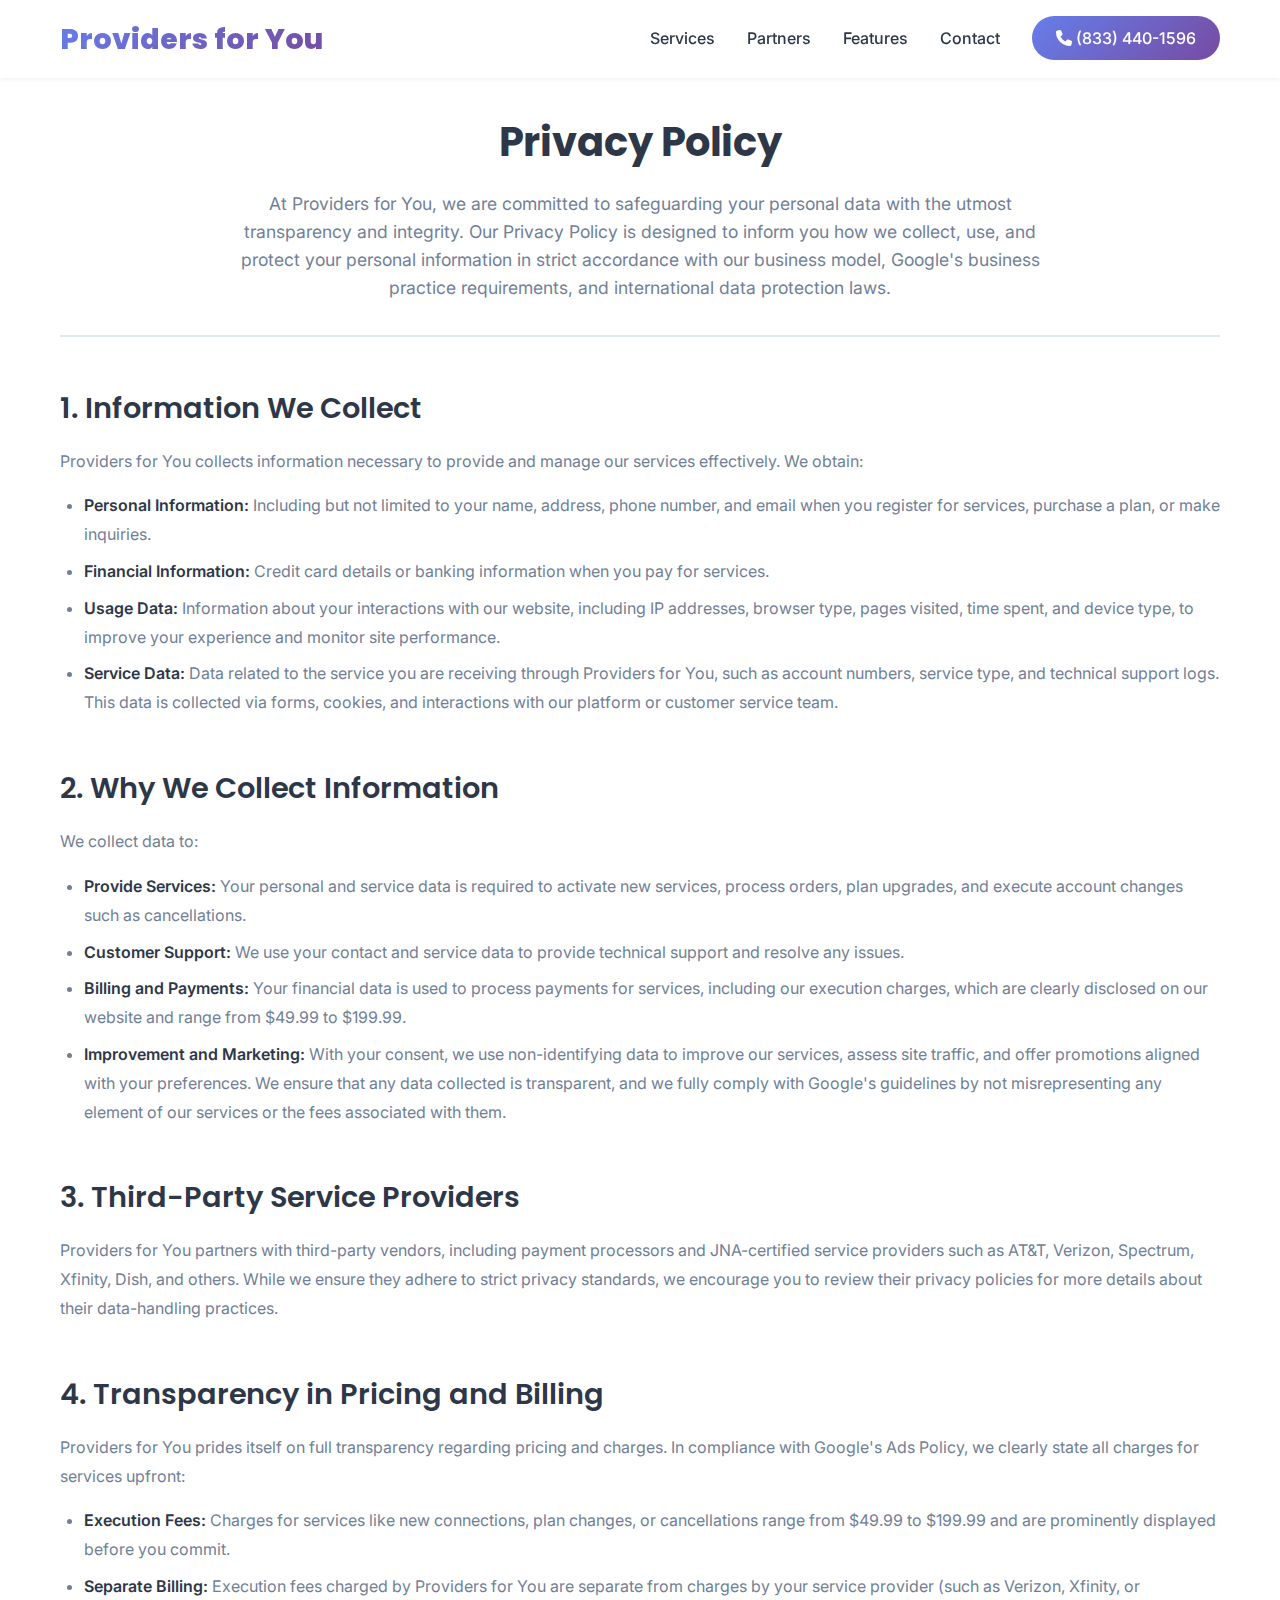
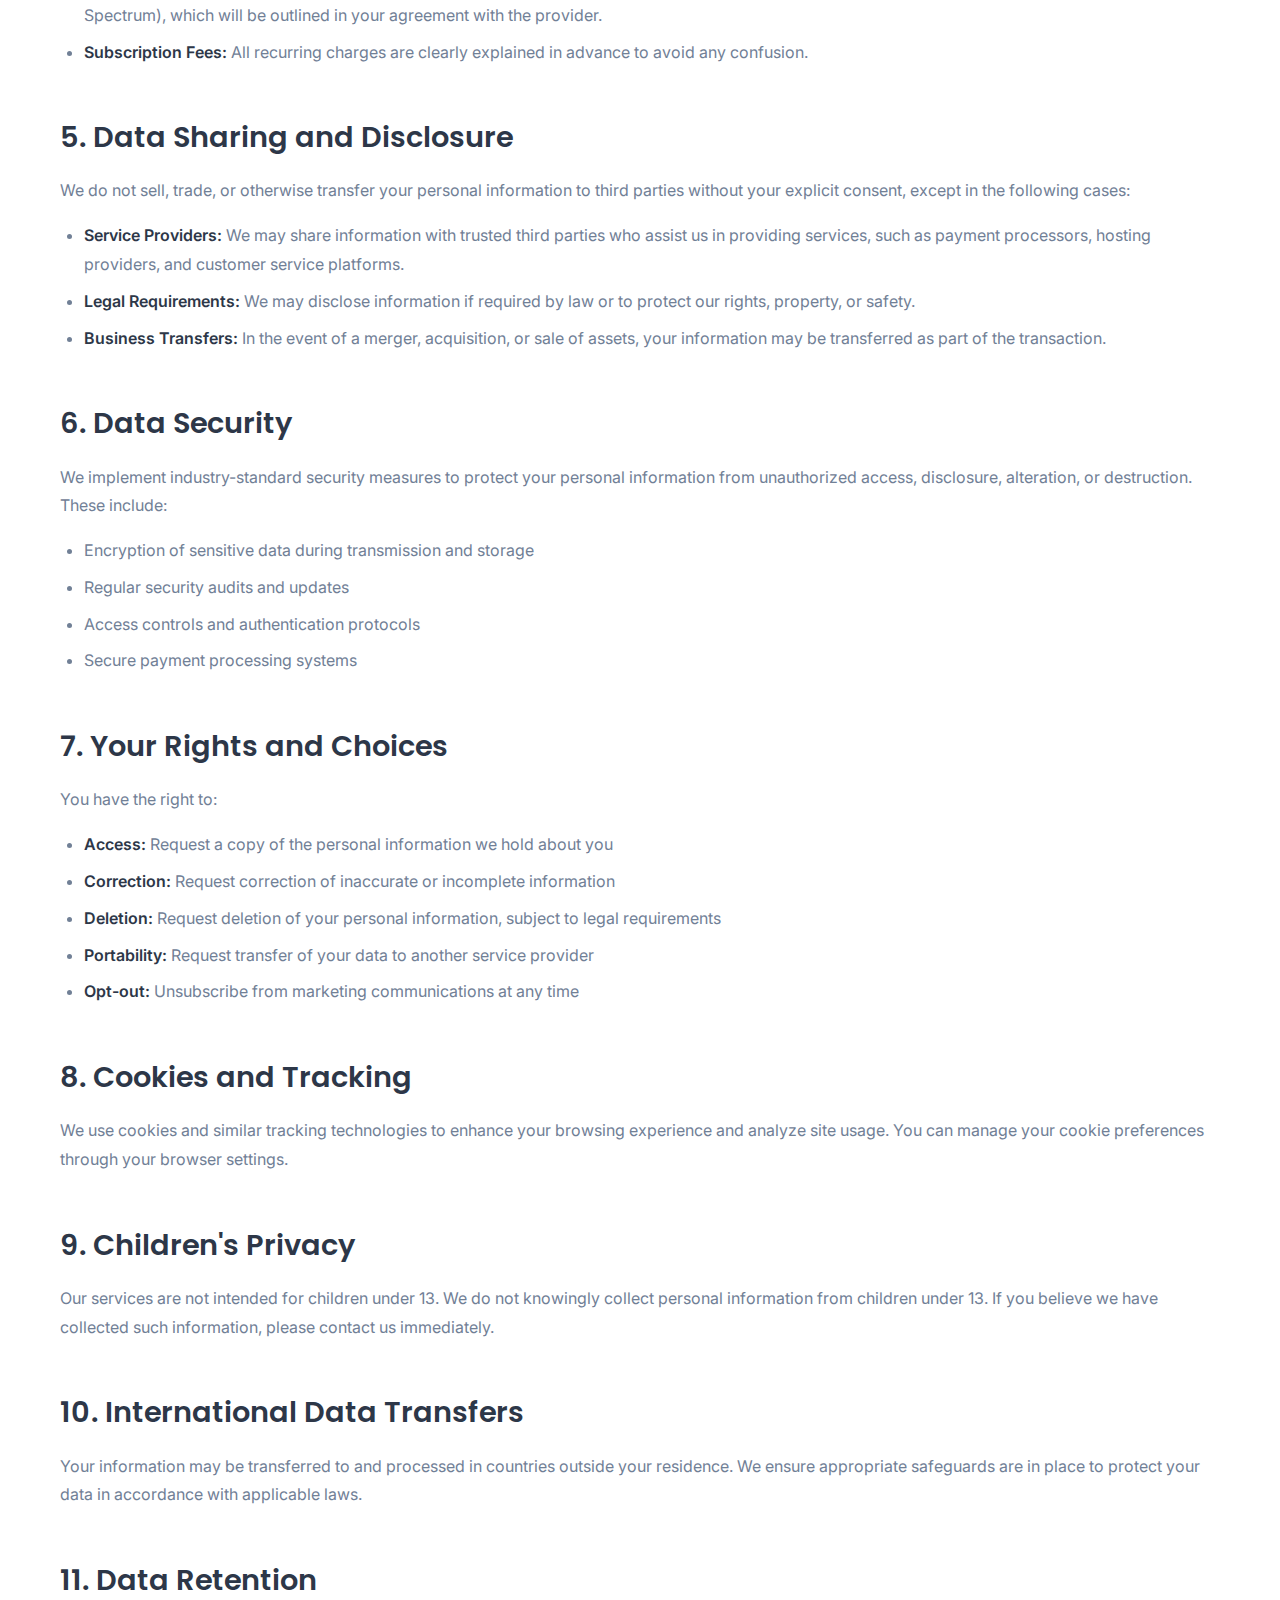
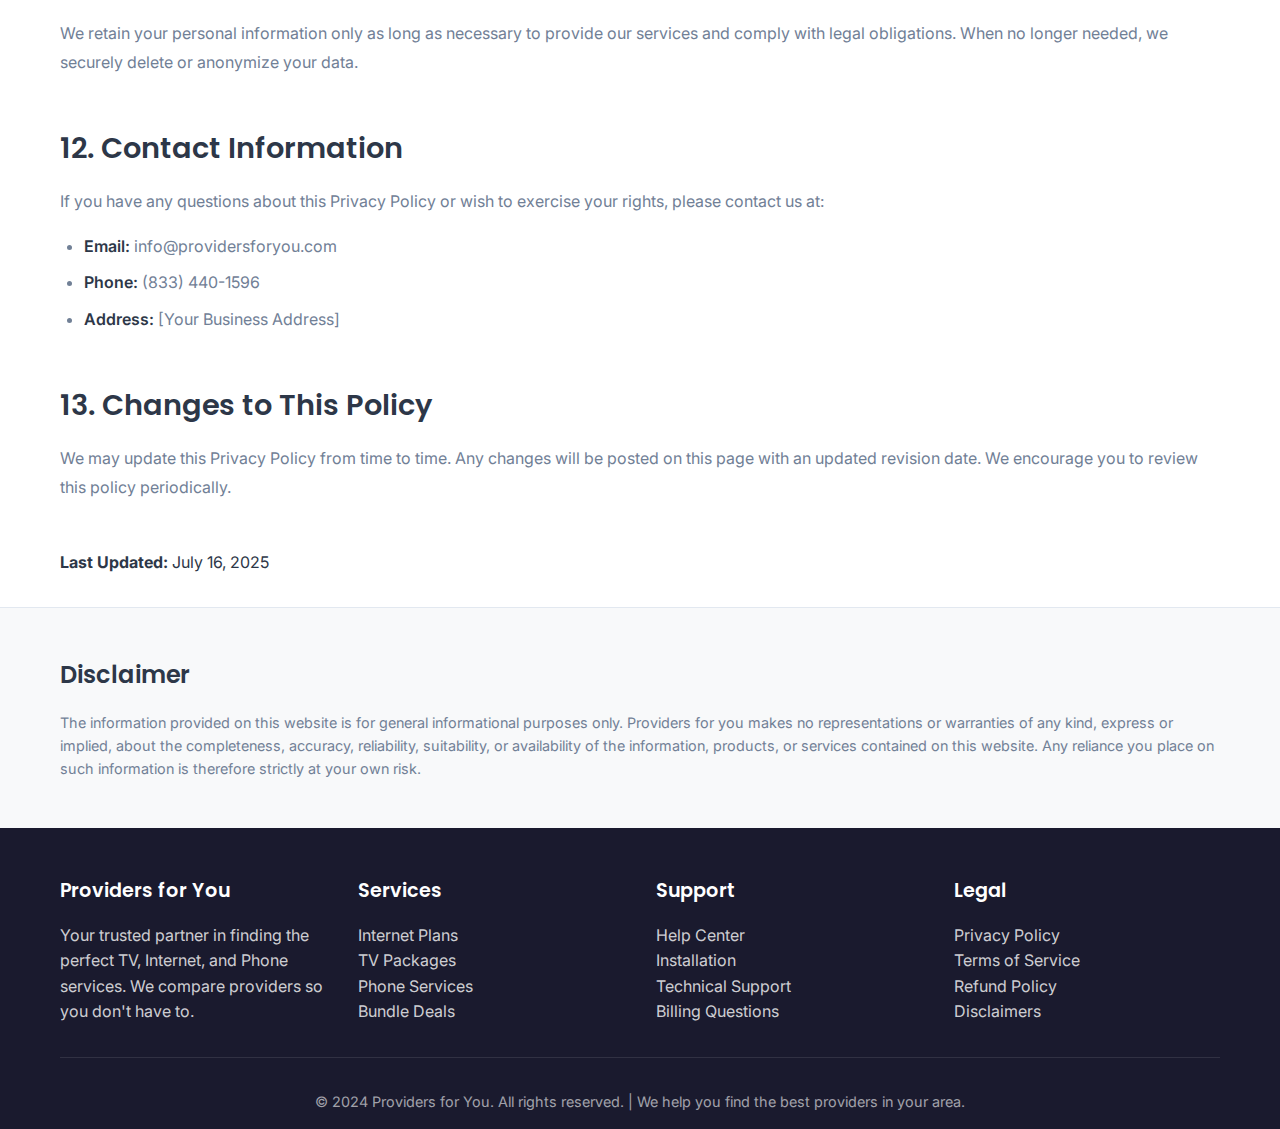
<file: privacy.html>
<!DOCTYPE html>
<html lang="en">
<head>
    <meta charset="UTF-8">
    <meta name="viewport" content="width=device-width, initial-scale=1.0">
    <meta name="description" content="Privacy Policy for Providers for You. Learn how we collect, use, and protect your personal information.">
    <meta name="robots" content="index, follow">
    <title>Privacy Policy - Providers for You</title>
    <link rel="preconnect" href="https://fonts.googleapis.com">
    <link rel="preconnect" href="https://fonts.gstatic.com" crossorigin>
    <link href="https://fonts.googleapis.com/css2?family=Inter:wght@300;400;500;600;700&family=Poppins:wght@300;400;500;600;700;800&display=swap" rel="stylesheet">
    <link rel="stylesheet" href="https://cdnjs.cloudflare.com/ajax/libs/font-awesome/6.4.0/css/all.min.css">
    <link rel="stylesheet" href="assets/css/style.css">
</head>
<body>
    <!-- Header Placeholder -->
    <div id="header-placeholder"></div>

    <!-- Main Content -->
    <main class="main-content">
        <div class="container">
            <div class="page-header">
                <h1>Privacy Policy</h1>
                <p>At Providers for You, we are committed to safeguarding your personal data with the utmost transparency and integrity. Our Privacy Policy is designed to inform you how we collect, use, and protect your personal information in strict accordance with our business model, Google's business practice requirements, and international data protection laws.</p>
            </div>

            <div class="content-section">
                <h2>1. Information We Collect</h2>
                <p>Providers for You collects information necessary to provide and manage our services effectively. We obtain:</p>
                <ul>
                    <li><strong>Personal Information:</strong> Including but not limited to your name, address, phone number, and email when you register for services, purchase a plan, or make inquiries.</li>
                    <li><strong>Financial Information:</strong> Credit card details or banking information when you pay for services.</li>
                    <li><strong>Usage Data:</strong> Information about your interactions with our website, including IP addresses, browser type, pages visited, time spent, and device type, to improve your experience and monitor site performance.</li>
                    <li><strong>Service Data:</strong> Data related to the service you are receiving through Providers for You, such as account numbers, service type, and technical support logs. This data is collected via forms, cookies, and interactions with our platform or customer service team.</li>
                </ul>
            </div>

            <div class="content-section">
                <h2>2. Why We Collect Information</h2>
                <p>We collect data to:</p>
                <ul>
                    <li><strong>Provide Services:</strong> Your personal and service data is required to activate new services, process orders, plan upgrades, and execute account changes such as cancellations.</li>
                    <li><strong>Customer Support:</strong> We use your contact and service data to provide technical support and resolve any issues.</li>
                    <li><strong>Billing and Payments:</strong> Your financial data is used to process payments for services, including our execution charges, which are clearly disclosed on our website and range from $49.99 to $199.99.</li>
                    <li><strong>Improvement and Marketing:</strong> With your consent, we use non-identifying data to improve our services, assess site traffic, and offer promotions aligned with your preferences. We ensure that any data collected is transparent, and we fully comply with Google's guidelines by not misrepresenting any element of our services or the fees associated with them.</li>
                </ul>
            </div>

            <div class="content-section">
                <h2>3. Third-Party Service Providers</h2>
                <p>Providers for You partners with third-party vendors, including payment processors and JNA-certified service providers such as AT&T, Verizon, Spectrum, Xfinity, Dish, and others. While we ensure they adhere to strict privacy standards, we encourage you to review their privacy policies for more details about their data-handling practices.</p>
            </div>

            <div class="content-section">
                <h2>4. Transparency in Pricing and Billing</h2>
                <p>Providers for You prides itself on full transparency regarding pricing and charges. In compliance with Google's Ads Policy, we clearly state all charges for services upfront:</p>
                <ul>
                    <li><strong>Execution Fees:</strong> Charges for services like new connections, plan changes, or cancellations range from $49.99 to $199.99 and are prominently displayed before you commit.</li>
                    <li><strong>Separate Billing:</strong> Execution fees charged by Providers for You are separate from charges by your service provider (such as Verizon, Xfinity, or Spectrum), which will be outlined in your agreement with the provider.</li>
                    <li><strong>Subscription Fees:</strong> All recurring charges are clearly explained in advance to avoid any confusion.</li>
                </ul>
            </div>

            <div class="content-section">
                <h2>5. Data Sharing and Disclosure</h2>
                <p>We do not sell, trade, or otherwise transfer your personal information to third parties without your explicit consent, except in the following cases:</p>
                <ul>
                    <li><strong>Service Providers:</strong> We may share information with trusted third parties who assist us in providing services, such as payment processors, hosting providers, and customer service platforms.</li>
                    <li><strong>Legal Requirements:</strong> We may disclose information if required by law or to protect our rights, property, or safety.</li>
                    <li><strong>Business Transfers:</strong> In the event of a merger, acquisition, or sale of assets, your information may be transferred as part of the transaction.</li>
                </ul>
            </div>

            <div class="content-section">
                <h2>6. Data Security</h2>
                <p>We implement industry-standard security measures to protect your personal information from unauthorized access, disclosure, alteration, or destruction. These include:</p>
                <ul>
                    <li>Encryption of sensitive data during transmission and storage</li>
                    <li>Regular security audits and updates</li>
                    <li>Access controls and authentication protocols</li>
                    <li>Secure payment processing systems</li>
                </ul>
            </div>

            <div class="content-section">
                <h2>7. Your Rights and Choices</h2>
                <p>You have the right to:</p>
                <ul>
                    <li><strong>Access:</strong> Request a copy of the personal information we hold about you</li>
                    <li><strong>Correction:</strong> Request correction of inaccurate or incomplete information</li>
                    <li><strong>Deletion:</strong> Request deletion of your personal information, subject to legal requirements</li>
                    <li><strong>Portability:</strong> Request transfer of your data to another service provider</li>
                    <li><strong>Opt-out:</strong> Unsubscribe from marketing communications at any time</li>
                </ul>
            </div>

            <div class="content-section">
                <h2>8. Cookies and Tracking</h2>
                <p>We use cookies and similar tracking technologies to enhance your browsing experience and analyze site usage. You can manage your cookie preferences through your browser settings.</p>
            </div>

            <div class="content-section">
                <h2>9. Children's Privacy</h2>
                <p>Our services are not intended for children under 13. We do not knowingly collect personal information from children under 13. If you believe we have collected such information, please contact us immediately.</p>
            </div>

            <div class="content-section">
                <h2>10. International Data Transfers</h2>
                <p>Your information may be transferred to and processed in countries outside your residence. We ensure appropriate safeguards are in place to protect your data in accordance with applicable laws.</p>
            </div>

            <div class="content-section">
                <h2>11. Data Retention</h2>
                <p>We retain your personal information only as long as necessary to provide our services and comply with legal obligations. When no longer needed, we securely delete or anonymize your data.</p>
            </div>

            <div class="content-section">
                <h2>12. Contact Information</h2>
                <p>If you have any questions about this Privacy Policy or wish to exercise your rights, please contact us at:</p>
                <ul>
                    <li><strong>Email:</strong> info@providersforyou.com</li>
                    <li><strong>Phone:</strong> (833) 440-1596</li>
                    <li><strong>Address:</strong> [Your Business Address]</li>
                </ul>
            </div>

            <div class="content-section">
                <h2>13. Changes to This Policy</h2>
                <p>We may update this Privacy Policy from time to time. Any changes will be posted on this page with an updated revision date. We encourage you to review this policy periodically.</p>
            </div>

            <div class="last-updated">
                <strong>Last Updated:</strong> July 16, 2025
            </div>
        </div>
    </main>

    <!-- Footer Placeholder -->
    <div id="footer-placeholder"></div>

    <!-- External Scripts -->
    <script src="assets/js/header-footer-loader.js"></script>
    <script src="assets/js/main.js"></script>
</body>
</html>
</file>
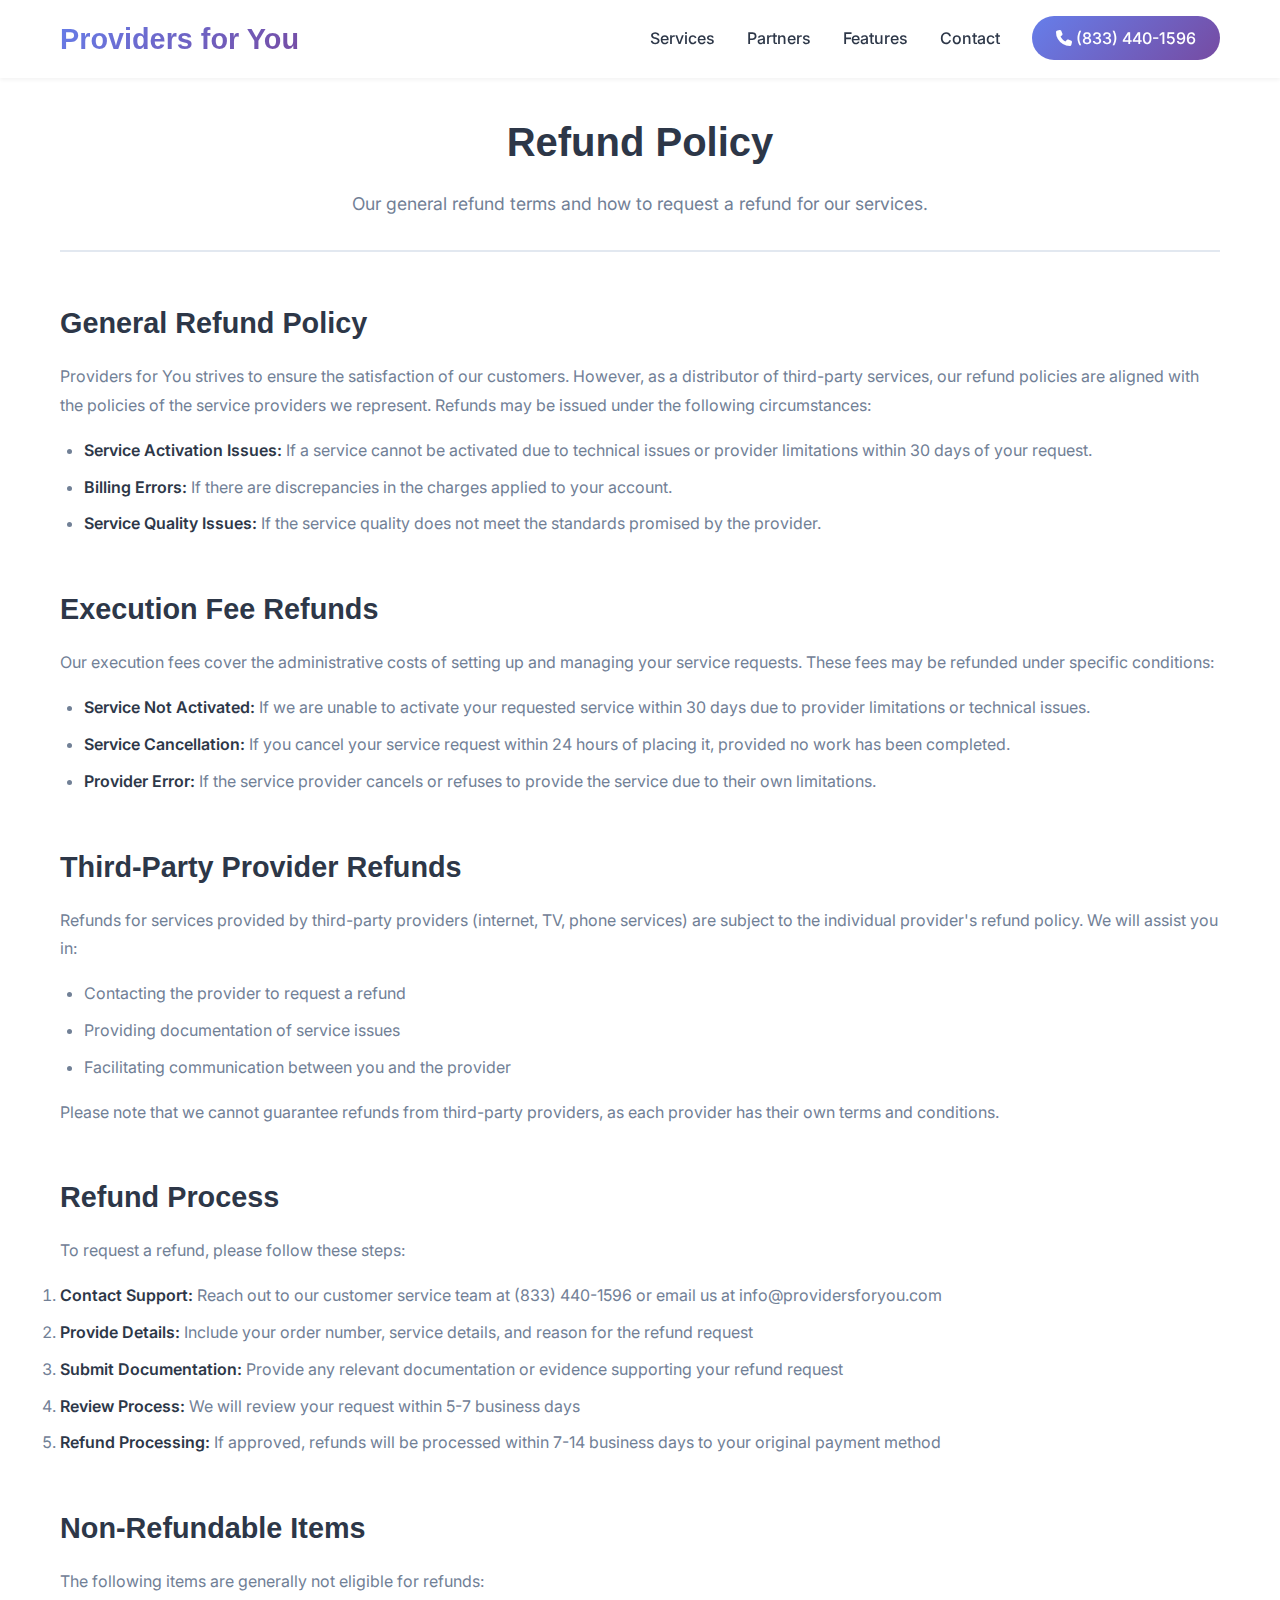
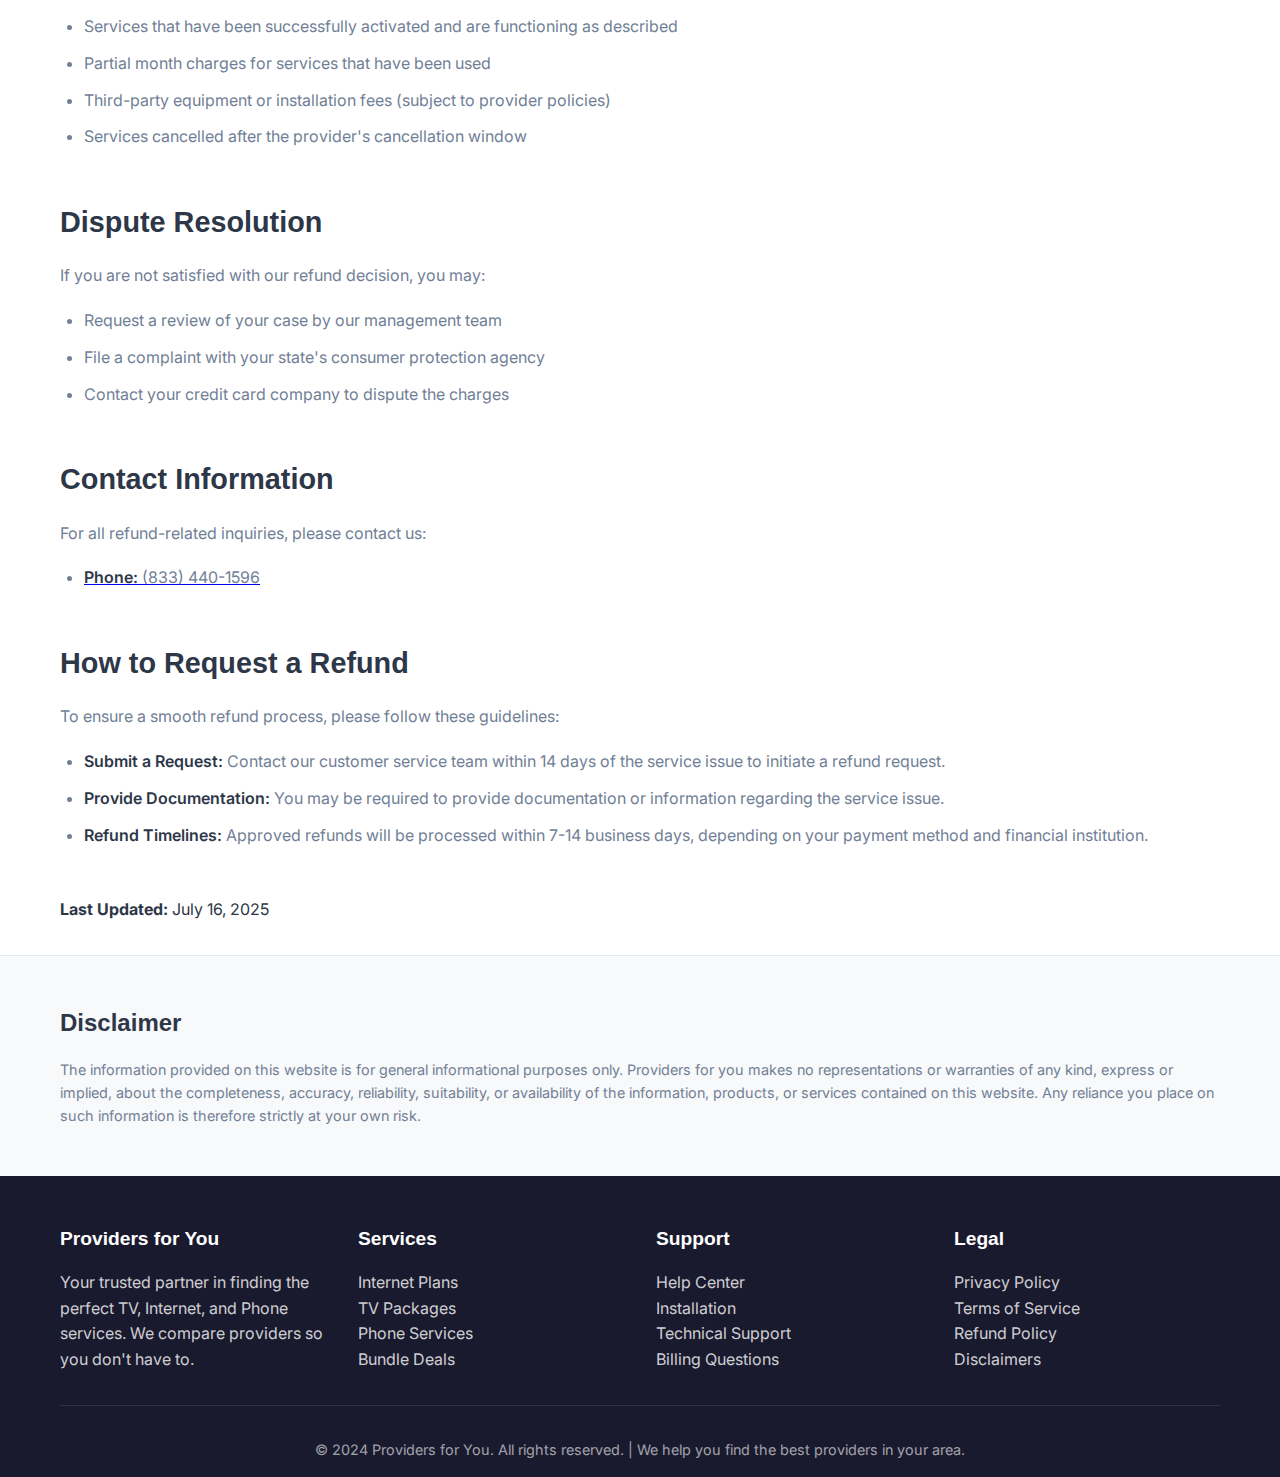
<file: refund.html>
<!DOCTYPE html>
<html lang="en">
<head>
    <meta charset="UTF-8">
    <meta name="viewport" content="width=device-width, initial-scale=1.0">
    <title>Refund Policy - Providers for You</title>
    <link href="https://fonts.googleapis.com/css2?family=Inter:wght@300;400;500;600;700&display=swap" rel="stylesheet">
    <link rel="stylesheet" href="https://cdnjs.cloudflare.com/ajax/libs/font-awesome/6.4.0/css/all.min.css">
    <link rel="stylesheet" href="assets/css/style.css">
</head>
<body>
    <!-- Header Placeholder -->
    <div id="header-placeholder"></div>

    <!-- Main Content -->
    <main class="main-content">
        <div class="container">
            <div class="page-header">
                <h1>Refund Policy</h1>
                <p>Our general refund terms and how to request a refund for our services.</p>
            </div>

            <div class="content-section">
                <h2>General Refund Policy</h2>
                <p>Providers for You strives to ensure the satisfaction of our customers. However, as a distributor of third-party services, our refund policies are aligned with the policies of the service providers we represent. Refunds may be issued under the following circumstances:</p>
                <ul>
                    <li><strong>Service Activation Issues:</strong> If a service cannot be activated due to technical issues or provider limitations within 30 days of your request.</li>
                    <li><strong>Billing Errors:</strong> If there are discrepancies in the charges applied to your account.</li>
                    <li><strong>Service Quality Issues:</strong> If the service quality does not meet the standards promised by the provider.</li>
                </ul>
            </div>

            <div class="content-section">
                <h2>Execution Fee Refunds</h2>
                <p>Our execution fees cover the administrative costs of setting up and managing your service requests. These fees may be refunded under specific conditions:</p>
                <ul>
                    <li><strong>Service Not Activated:</strong> If we are unable to activate your requested service within 30 days due to provider limitations or technical issues.</li>
                    <li><strong>Service Cancellation:</strong> If you cancel your service request within 24 hours of placing it, provided no work has been completed.</li>
                    <li><strong>Provider Error:</strong> If the service provider cancels or refuses to provide the service due to their own limitations.</li>
                </ul>
            </div>

            <div class="content-section">
                <h2>Third-Party Provider Refunds</h2>
                <p>Refunds for services provided by third-party providers (internet, TV, phone services) are subject to the individual provider's refund policy. We will assist you in:</p>
                <ul>
                    <li>Contacting the provider to request a refund</li>
                    <li>Providing documentation of service issues</li>
                    <li>Facilitating communication between you and the provider</li>
                </ul>
                <p>Please note that we cannot guarantee refunds from third-party providers, as each provider has their own terms and conditions.</p>
            </div>

            <div class="content-section">
                <h2>Refund Process</h2>
                <p>To request a refund, please follow these steps:</p>
                <ol>
                    <li><strong>Contact Support:</strong> Reach out to our customer service team at (833) 440-1596 or email us at info@providersforyou.com</li>
                    <li><strong>Provide Details:</strong> Include your order number, service details, and reason for the refund request</li>
                    <li><strong>Submit Documentation:</strong> Provide any relevant documentation or evidence supporting your refund request</li>
                    <li><strong>Review Process:</strong> We will review your request within 5-7 business days</li>
                    <li><strong>Refund Processing:</strong> If approved, refunds will be processed within 7-14 business days to your original payment method</li>
                </ol>
            </div>

            <div class="content-section">
                <h2>Non-Refundable Items</h2>
                <p>The following items are generally not eligible for refunds:</p>
                <ul>
                    <li>Services that have been successfully activated and are functioning as described</li>
                    <li>Partial month charges for services that have been used</li>
                    <li>Third-party equipment or installation fees (subject to provider policies)</li>
                    <li>Services cancelled after the provider's cancellation window</li>
                </ul>
            </div>

            <div class="content-section">
                <h2>Dispute Resolution</h2>
                <p>If you are not satisfied with our refund decision, you may:</p>
                <ul>
                    <li>Request a review of your case by our management team</li>
                    <li>File a complaint with your state's consumer protection agency</li>
                    <li>Contact your credit card company to dispute the charges</li>
                </ul>
            </div>

            <div class="content-section">
                <h2>Contact Information</h2>
                <p>For all refund-related inquiries, please contact us:</p>
                <ul>
                    <a href="tel:+18555697568"> <li><strong>Phone:</strong> (833) 440-1596</li></a>
                   
                </ul>
            </div>

            <div class="content-section">
                <h2>How to Request a Refund</h2>
                <p>To ensure a smooth refund process, please follow these guidelines:</p>
                <ul>
                    <li><strong>Submit a Request:</strong> Contact our customer service team within 14 days of the service issue to initiate a refund request.</li>
                    <li><strong>Provide Documentation:</strong> You may be required to provide documentation or information regarding the service issue.</li>
                    <li><strong>Refund Timelines:</strong> Approved refunds will be processed within 7-14 business days, depending on your payment method and financial institution.</li>
                </ul>
            </div>

            <div class="last-updated">
                <strong>Last Updated:</strong> July 16, 2025
            </div>
        </div>
    </main>

    <!-- Footer Placeholder -->
    <div id="footer-placeholder"></div>

    <!-- External Scripts -->
    <script src="assets/js/header-footer-loader.js"></script>
    <script src="assets/js/main.js"></script>
</body>
</html>
</file>
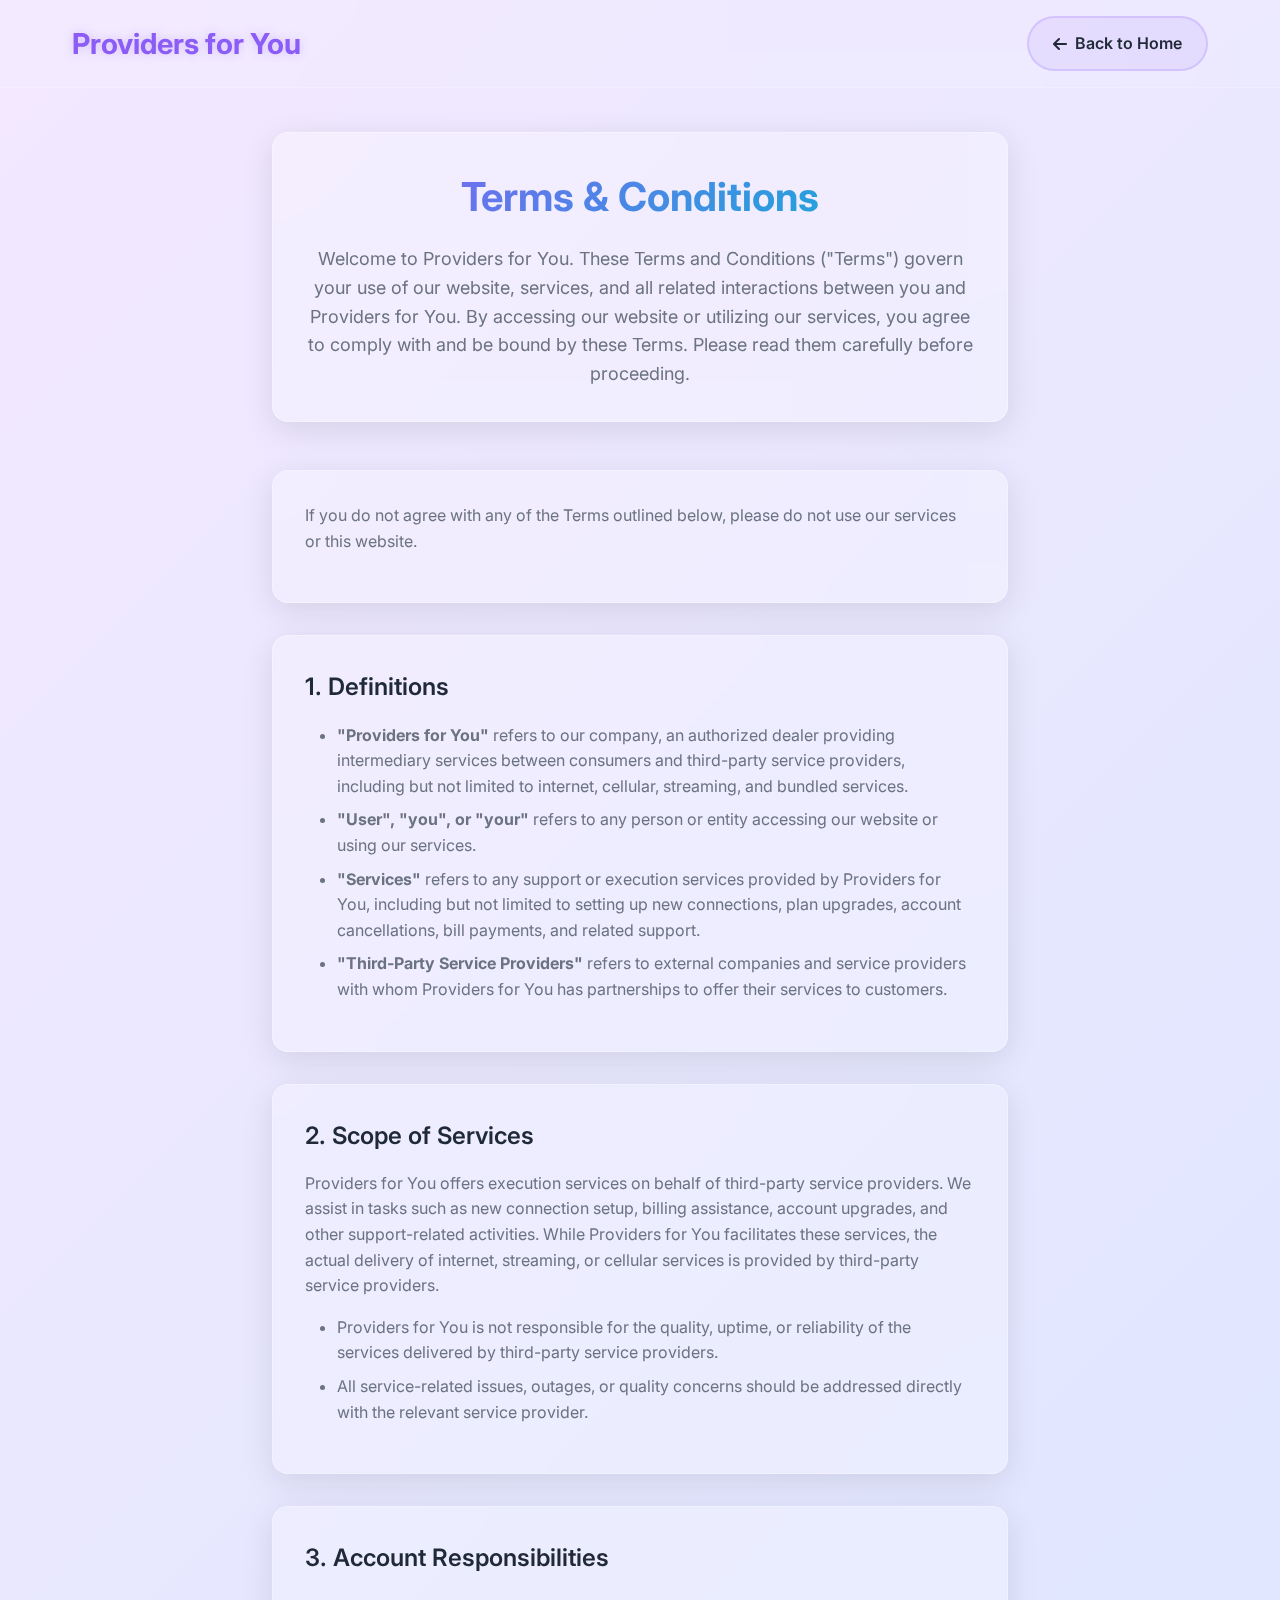
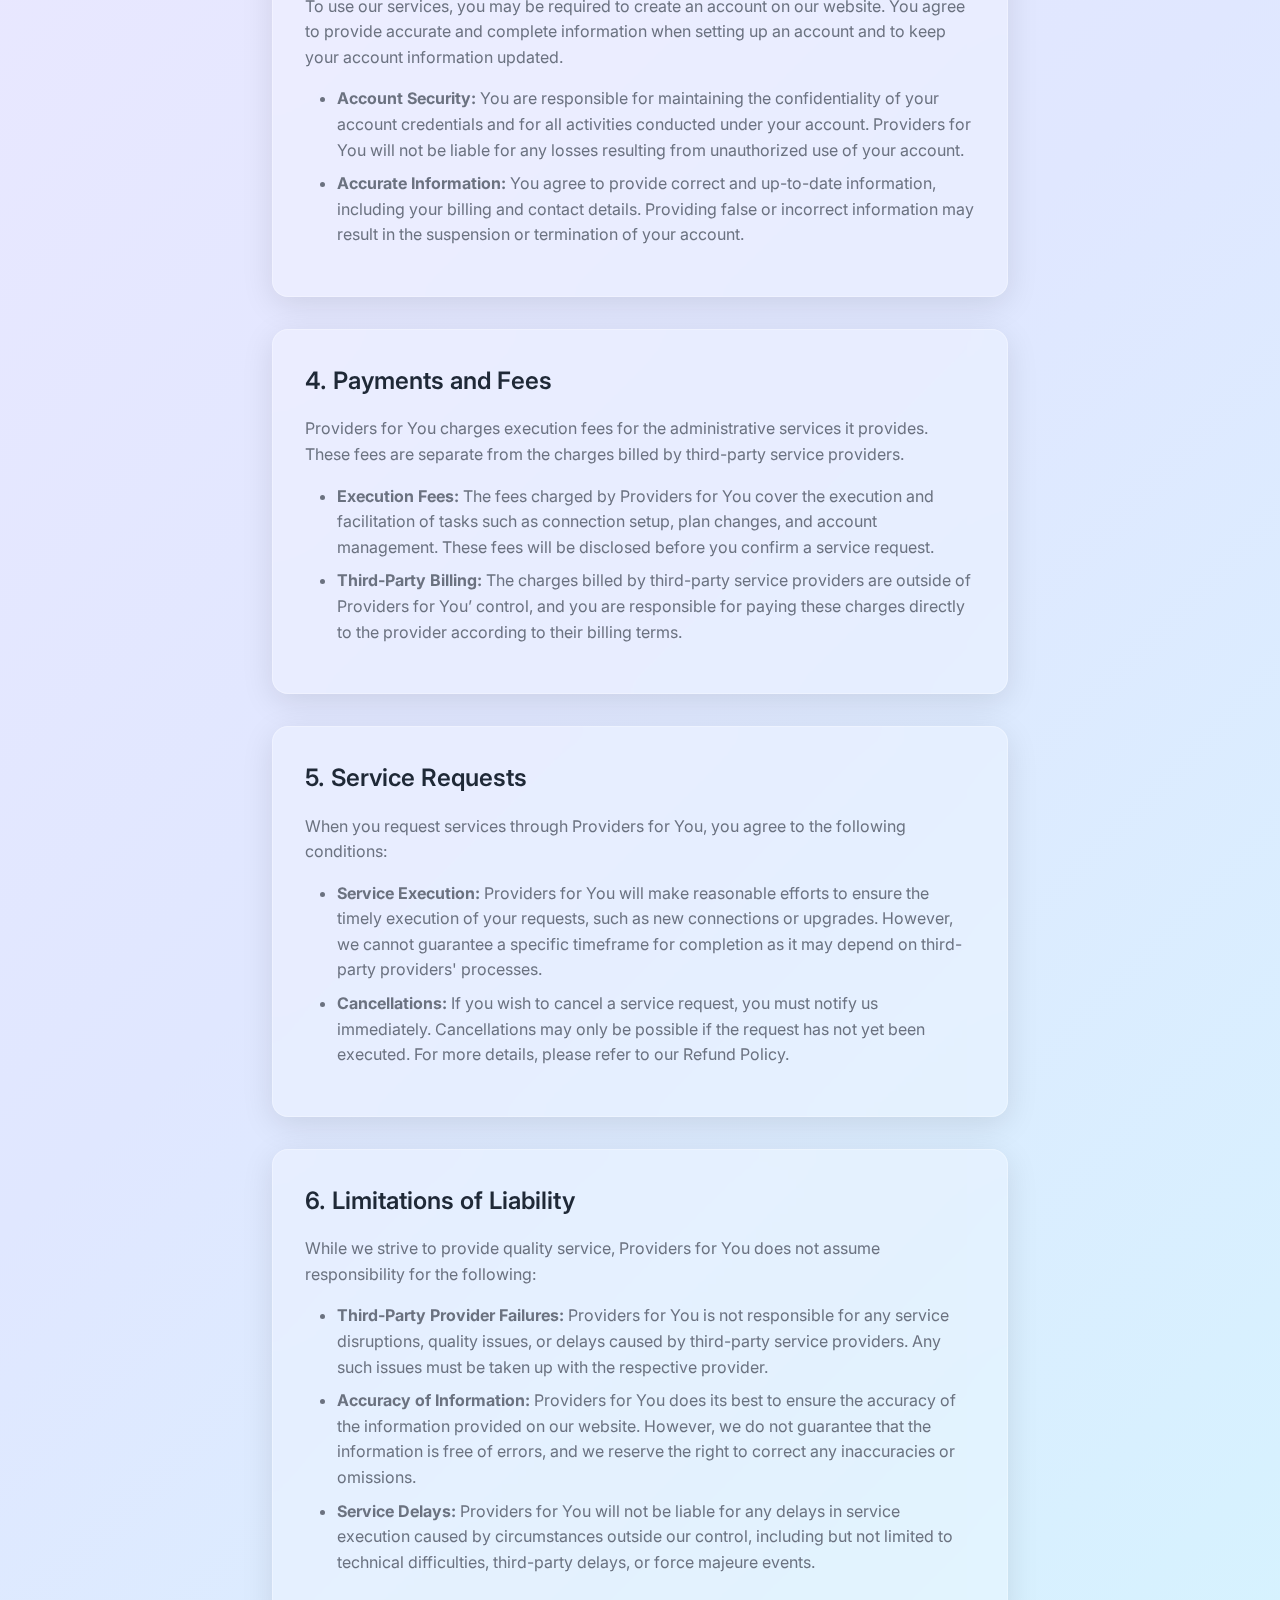
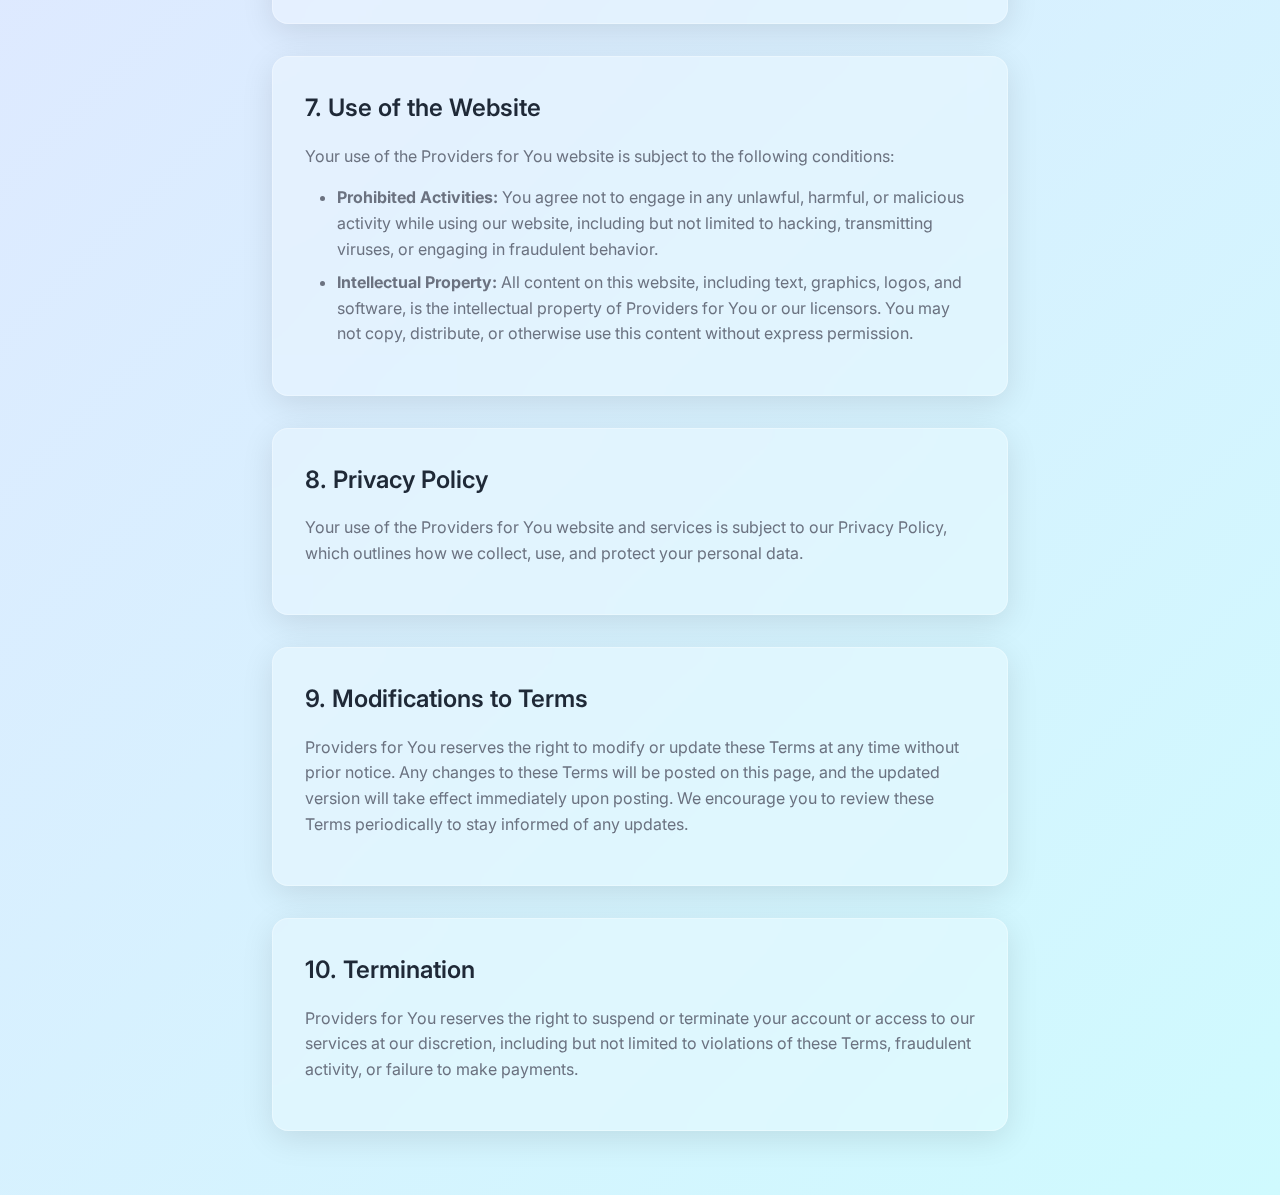
<file: terms.html>
<!DOCTYPE html>
<html lang="en">
<head>
    <meta charset="UTF-8">
    <meta name="viewport" content="width=device-width, initial-scale=1.0">
    <title>Terms & Conditions - Providers for You</title>
    <link href="https://fonts.googleapis.com/css2?family=Inter:wght@300;400;500;600;700&display=swap" rel="stylesheet">
    <link rel="stylesheet" href="https://cdnjs.cloudflare.com/ajax/libs/font-awesome/6.4.0/css/all.min.css">
    <style>
        * {
            margin: 0;
            padding: 0;
            box-sizing: border-box;
        }

        :root {
            --primary-color: #8b5cf6;
            --secondary-color: #a78bfa;
            --accent-color: #06b6d4;
            --neon-purple: #c084fc;
            --neon-cyan: #22d3ee;
            --glass-bg: rgba(139, 92, 246, 0.1);
            --glass-border: rgba(139, 92, 246, 0.2);
            --text-primary: #1f2937;
            --text-secondary: #6b7280;
            --bg-primary: #f9fafb;
            --bg-secondary: #ffffff;
            --gradient-primary: linear-gradient(135deg, #8b5cf6, #06b6d4);
            --gradient-secondary: linear-gradient(135deg, #c084fc, #22d3ee);
        }

        body {
            font-family: 'Inter', sans-serif;
            line-height: 1.6;
            color: var(--text-primary);
            background: linear-gradient(135deg, #f3e8ff 0%, #e0e7ff 50%, #cffafe 100%);
            min-height: 100vh;
        }

        /* Glass Morphism Effects */
        .glass {
            background: var(--glass-bg);
            backdrop-filter: blur(20px);
            -webkit-backdrop-filter: blur(20px);
            border: 1px solid var(--glass-border);
            border-radius: 20px;
            box-shadow: 0 8px 32px rgba(0, 0, 0, 0.1);
        }

        .glass-card {
            background: rgba(255, 255, 255, 0.25);
            backdrop-filter: blur(15px);
            -webkit-backdrop-filter: blur(15px);
            border: 1px solid rgba(255, 255, 255, 0.3);
            border-radius: 16px;
            box-shadow: 0 8px 32px rgba(0, 0, 0, 0.1);
            transition: all 0.3s ease;
        }

        .glass-card:hover {
            transform: translateY(-5px);
            box-shadow: 0 20px 40px rgba(139, 92, 246, 0.15);
            border-color: var(--neon-purple);
        }

        .header {
            position: fixed;
            top: 0;
            width: 100%;
            z-index: 1000;
            padding: 1rem 0;
            background: rgba(255, 255, 255, 0.1);
            backdrop-filter: blur(20px);
            border-bottom: 1px solid rgba(255, 255, 255, 0.2);
        }

        .nav-container {
            max-width: 1200px;
            margin: 0 auto;
            display: flex;
            justify-content: space-between;
            align-items: center;
            padding: 0 2rem;
        }

        .logo {
            font-size: 1.8rem;
            font-weight: 700;
            color: var(--primary-color);
            text-decoration: none;
            text-shadow: 0 0 10px rgba(139, 92, 246, 0.3);
        }

        .back-btn {
            padding: 0.8rem 1.5rem;
            border: none;
            border-radius: 50px;
            font-weight: 600;
            text-decoration: none;
            display: inline-flex;
            align-items: center;
            gap: 0.5rem;
            transition: all 0.3s ease;
            cursor: pointer;
            background: var(--glass-bg);
            color: var(--text-primary);
            border: 2px solid var(--glass-border);
            backdrop-filter: blur(10px);
        }

        .back-btn:hover {
            background: rgba(139, 92, 246, 0.1);
            transform: translateY(-3px);
            box-shadow: 0 12px 30px rgba(139, 92, 246, 0.2);
            border-color: var(--primary-color);
        }

        .main-content {
            margin-top: 100px;
            padding: 2rem 0;
        }

        .container {
            max-width: 800px;
            margin: 0 auto;
            padding: 0 2rem;
        }

        .page-header {
            text-align: center;
            margin-bottom: 3rem;
            padding: 2rem;
            background: rgba(255, 255, 255, 0.25);
            backdrop-filter: blur(15px);
            -webkit-backdrop-filter: blur(15px);
            border: 1px solid rgba(255, 255, 255, 0.3);
            border-radius: 16px;
            box-shadow: 0 8px 32px rgba(0, 0, 0, 0.1);
        }

        .page-header h1 {
            font-size: 2.5rem;
            font-weight: 700;
            margin-bottom: 1rem;
            background: var(--gradient-primary);
            -webkit-background-clip: text;
            -webkit-text-fill-color: transparent;
            background-clip: text;
        }

        .page-header p {
            font-size: 1.125rem;
            color: var(--text-secondary);
        }

        .content-section {
            background: rgba(255, 255, 255, 0.25);
            backdrop-filter: blur(15px);
            -webkit-backdrop-filter: blur(15px);
            border: 1px solid rgba(255, 255, 255, 0.3);
            border-radius: 16px;
            box-shadow: 0 8px 32px rgba(0, 0, 0, 0.1);
            padding: 2rem;
            margin-bottom: 2rem;
            transition: all 0.3s ease;
        }

        .content-section:hover {
            transform: translateY(-2px);
            box-shadow: 0 20px 40px rgba(139, 92, 246, 0.15);
            border-color: rgba(139, 92, 246, 0.4);
        }

        .content-section h2 {
            color: var(--text-primary);
            font-size: 1.5rem;
            font-weight: 600;
            margin-bottom: 1rem;
        }

        .content-section h3 {
            color: var(--text-primary);
            font-size: 1.2rem;
            font-weight: 600;
            margin: 1.5rem 0 0.5rem 0;
        }

        .content-section p {
            color: var(--text-secondary);
            line-height: 1.6;
            margin-bottom: 1rem;
        }

        .content-section ul {
            color: var(--text-secondary);
            margin: 1rem 0;
            padding-left: 2rem;
        }

        .content-section ul li {
            margin-bottom: 0.5rem;
        }

        .last-updated {
            background: rgba(139, 92, 246, 0.1);
            border: 1px solid rgba(139, 92, 246, 0.2);
            border-radius: 12px;
            padding: 1rem;
            margin-bottom: 2rem;
            backdrop-filter: blur(10px);
        }

        .last-updated strong {
            color: var(--primary-color);
        }

        @media (max-width: 768px) {
            .nav-container {
                padding: 1rem;
            }

            .container {
                padding: 0 1rem;
            }

            .page-header h1 {
                font-size: 2rem;
            }

            .content-section {
                padding: 1.5rem;
            }
        }
    </style>
</head>
<body>
    <!-- Header -->
    <header class="header">
        <nav class="nav-container">
            <a href="index.html" class="logo">Providers for You</a>
            <a href="index.html" class="back-btn">
                <i class="fas fa-arrow-left"></i>
                Back to Home
            </a>
        </nav>
    </header>

    <!-- Main Content -->
    <main class="main-content">
        <div class="container">
            <div class="page-header">
                <h1>Terms & Conditions</h1>
                <p>Welcome to Providers for You. These Terms and Conditions ("Terms") govern your use of our website, services, and all related interactions between you and Providers for You. By accessing our website or utilizing our services, you agree to comply with and be bound by these Terms. Please read them carefully before proceeding.</p>
            </div>

            <div class="content-section">
                <p>If you do not agree with any of the Terms outlined below, please do not use our services or this website.</p>
            </div>

            <div class="content-section">
                <h2>1. Definitions</h2>
                <ul>
                    <li><strong>"Providers for You"</strong> refers to our company, an authorized dealer providing intermediary services between consumers and third-party service providers, including but not limited to internet, cellular, streaming, and bundled services.</li>
                    <li><strong>"User", "you", or "your"</strong> refers to any person or entity accessing our website or using our services.</li>
                    <li><strong>"Services"</strong> refers to any support or execution services provided by Providers for You, including but not limited to setting up new connections, plan upgrades, account cancellations, bill payments, and related support.</li>
                    <li><strong>"Third-Party Service Providers"</strong> refers to external companies and service providers with whom Providers for You has partnerships to offer their services to customers.</li>
                </ul>
            </div>

            <div class="content-section">
                <h2>2. Scope of Services</h2>
                <p>Providers for You offers execution services on behalf of third-party service providers. We assist in tasks such as new connection setup, billing assistance, account upgrades, and other support-related activities. While Providers for You facilitates these services, the actual delivery of internet, streaming, or cellular services is provided by third-party service providers.</p>
                <ul>
                    <li>Providers for You is not responsible for the quality, uptime, or reliability of the services delivered by third-party service providers.</li>
                    <li>All service-related issues, outages, or quality concerns should be addressed directly with the relevant service provider.</li>
                </ul>
            </div>

            <div class="content-section">
                <h2>3. Account Responsibilities</h2>
                <p>To use our services, you may be required to create an account on our website. You agree to provide accurate and complete information when setting up an account and to keep your account information updated.</p>
                <ul>
                    <li><strong>Account Security:</strong> You are responsible for maintaining the confidentiality of your account credentials and for all activities conducted under your account. Providers for You will not be liable for any losses resulting from unauthorized use of your account.</li>
                    <li><strong>Accurate Information:</strong> You agree to provide correct and up-to-date information, including your billing and contact details. Providing false or incorrect information may result in the suspension or termination of your account.</li>
                </ul>
            </div>

            <div class="content-section">
                <h2>4. Payments and Fees</h2>
                <p>Providers for You charges execution fees for the administrative services it provides. These fees are separate from the charges billed by third-party service providers.</p>
                <ul>
                    <li><strong>Execution Fees:</strong> The fees charged by Providers for You cover the execution and facilitation of tasks such as connection setup, plan changes, and account management. These fees will be disclosed before you confirm a service request.</li>
                    <li><strong>Third-Party Billing:</strong> The charges billed by third-party service providers are outside of Providers for You’ control, and you are responsible for paying these charges directly to the provider according to their billing terms.</li>
                </ul>
            </div>

            <div class="content-section">
                <h2>5. Service Requests</h2>
                <p>When you request services through Providers for You, you agree to the following conditions:</p>
                <ul>
                    <li><strong>Service Execution:</strong> Providers for You will make reasonable efforts to ensure the timely execution of your requests, such as new connections or upgrades. However, we cannot guarantee a specific timeframe for completion as it may depend on third-party providers' processes.</li>
                    <li><strong>Cancellations:</strong> If you wish to cancel a service request, you must notify us immediately. Cancellations may only be possible if the request has not yet been executed. For more details, please refer to our Refund Policy.</li>
                </ul>
            </div>

            <div class="content-section">
                <h2>6. Limitations of Liability</h2>
                <p>While we strive to provide quality service, Providers for You does not assume responsibility for the following:</p>
                <ul>
                    <li><strong>Third-Party Provider Failures:</strong> Providers for You is not responsible for any service disruptions, quality issues, or delays caused by third-party service providers. Any such issues must be taken up with the respective provider.</li>
                    <li><strong>Accuracy of Information:</strong> Providers for You does its best to ensure the accuracy of the information provided on our website. However, we do not guarantee that the information is free of errors, and we reserve the right to correct any inaccuracies or omissions.</li>
                    <li><strong>Service Delays:</strong> Providers for You will not be liable for any delays in service execution caused by circumstances outside our control, including but not limited to technical difficulties, third-party delays, or force majeure events.</li>
                </ul>
            </div>

            <div class="content-section">
                <h2>7. Use of the Website</h2>
                <p>Your use of the Providers for You website is subject to the following conditions:</p>
                <ul>
                    <li><strong>Prohibited Activities:</strong> You agree not to engage in any unlawful, harmful, or malicious activity while using our website, including but not limited to hacking, transmitting viruses, or engaging in fraudulent behavior.</li>
                    <li><strong>Intellectual Property:</strong> All content on this website, including text, graphics, logos, and software, is the intellectual property of Providers for You or our licensors. You may not copy, distribute, or otherwise use this content without express permission.</li>
                </ul>
            </div>

            <div class="content-section">
                <h2>8. Privacy Policy</h2>
                <p>Your use of the Providers for You website and services is subject to our Privacy Policy, which outlines how we collect, use, and protect your personal data.</p>
            </div>

            <div class="content-section">
                <h2>9. Modifications to Terms</h2>
                <p>Providers for You reserves the right to modify or update these Terms at any time without prior notice. Any changes to these Terms will be posted on this page, and the updated version will take effect immediately upon posting. We encourage you to review these Terms periodically to stay informed of any updates.</p>
            </div>

            <div class="content-section">
                <h2>10. Termination</h2>
                <p>Providers for You reserves the right to suspend or terminate your account or access to our services at our discretion, including but not limited to violations of these Terms, fraudulent activity, or failure to make payments.</p>
            </div>
        </div>
    </main>
</file>
<file: assets/css/style.css>
/* Consolidated CSS File for Providers for You Website */

/* CSS Variables */
:root {
    --primary: #667eea;
    --primary-dark: #5a6fd8;
    --secondary: #764ba2;
    --accent: #f093fb;
    --success: #00d4aa;
    --warning: #ffc107;
    --danger: #ff6b6b;
    --dark: #1a1a2e;
    --light: #f8f9fa;
    --white: #ffffff;
    --text-primary: #2d3748;
    --text-secondary: #718096;
    --text-muted: #a0aec0;
    --border: #e2e8f0;
    --shadow-sm: 0 2px 4px rgba(0,0,0,0.05);
    --shadow-md: 0 4px 12px rgba(0,0,0,0.1);
    --shadow-lg: 0 8px 25px rgba(0,0,0,0.15);
    --shadow-xl: 0 20px 40px rgba(0,0,0,0.2);
    --gradient-primary: linear-gradient(135deg, var(--primary) 0%, var(--secondary) 100%);
    --gradient-secondary: linear-gradient(135deg, var(--accent) 0%, #f5576c 100%);
    --border-radius: 12px;
    --border-radius-lg: 20px;
    --transition: all 0.3s cubic-bezier(0.4, 0, 0.2, 1);
}

/* Global Styles */
* {
    margin: 0;
    padding: 0;
    box-sizing: border-box;
}

body {
    font-family: 'Inter', sans-serif;
    line-height: 1.6;
    color: var(--text-primary);
    background: var(--white);
    overflow-x: hidden;
}

/* Ensure images are responsive */
img {
    max-width: 100%;
    height: auto;
    display: block;
}

.container {
    max-width: 1200px;
    margin: 0 auto;
    padding: 0 20px;
}

/* Responsive typography */
h1, h2, h3, h4, h5, h6 {
    word-wrap: break-word;
}

/* Animated Background */
.bg-animation {
    position: fixed;
    top: 0;
    left: 0;
    width: 100%;
    height: 100%;
    z-index: -1;
    background: linear-gradient(135deg, #f5f7fa 0%, #c3cfe2 100%);
    overflow: hidden;
}

.floating-shape {
    position: absolute;
    background: linear-gradient(135deg, rgba(102, 126, 234, 0.1) 0%, rgba(244, 143, 251, 0.1) 100%);
    border-radius: 50%;
    animation: float 6s ease-in-out infinite;
}

.floating-shape:nth-child(1) {
    width: 80px;
    height: 80px;
    top: 20%;
    left: 10%;
    animation-delay: 0s;
}

.floating-shape:nth-child(2) {
    width: 120px;
    height: 120px;
    top: 60%;
    right: 10%;
    animation-delay: 2s;
}

.floating-shape:nth-child(3) {
    width: 60px;
    height: 60px;
    top: 40%;
    left: 80%;
    animation-delay: 4s;
}

.floating-shape:nth-child(4) {
    width: 100px;
    height: 100px;
    top: 80%;
    left: 20%;
    animation-delay: 1s;
}

@keyframes float {
    0%, 100% { transform: translateY(0px) rotate(0deg); }
    50% { transform: translateY(-20px) rotate(180deg); }
}

/* Header Styles */
.header {
    background: var(--white);
    padding: 1rem 0;
    box-shadow: var(--shadow-sm);
    position: sticky;
    top: 0;
    z-index: 1000;
}

.nav-container {
    display: flex;
    justify-content: space-between;
    align-items: center;
}

.logo {
    font-family: 'Poppins', sans-serif;
    font-size: 1.8rem;
    font-weight: 800;
    background: var(--gradient-primary);
    -webkit-background-clip: text;
    -webkit-text-fill-color: transparent;
    background-clip: text;
    text-decoration: none;
}

.nav-menu {
    display: flex;
    list-style: none;
    gap: 2rem;
    align-items: center;
}

.nav-menu a {
    text-decoration: none;
    color: var(--text-primary);
    font-weight: 500;
    transition: var(--transition);
}

.nav-menu a:hover {
    color: var(--primary);
}

.cta-button {
    background: var(--gradient-primary);
    color: var(--white) !important;
    padding: 0.75rem 1.5rem;
    border-radius: 50px;
    font-weight: 600;
    text-decoration: none;
    transition: var(--transition);
}

.cta-button:hover {
    transform: translateY(-2px);
    box-shadow: var(--shadow-lg);
}

.mobile-menu-btn {
    display: none;
    background: none;
    border: none;
    font-size: 1.5rem;
    color: var(--text-primary);
    cursor: pointer;
}

/* Mobile Menu Styles */
@media (max-width: 768px) {
    .nav-menu {
        position: fixed;
        top: 70px;
        right: -100%;
        width: 100%;
        height: calc(100vh - 70px);
        background: var(--white);
        flex-direction: column;
        justify-content: flex-start;
        align-items: center;
        padding: 2rem 0;
        box-shadow: var(--shadow-lg);
        transition: var(--transition);
        z-index: 999;
    }
    
    .nav-menu.active {
        right: 0;
    }
    
    .nav-menu li {
        margin: 1rem 0;
    }
    
    .nav-menu a {
        font-size: 1.2rem;
        padding: 1rem 2rem;
        border-radius: var(--border-radius);
        transition: var(--transition);
    }
    
    .nav-menu a:hover {
        background: var(--light);
    }
    
    .mobile-menu-btn {
        display: block;
    }
}

/* Hero Section */
.hero {
    padding: 5rem 0;
    background: linear-gradient(135deg, rgba(102, 126, 234, 0.05) 0%, rgba(244, 143, 251, 0.05) 100%);
}

.hero-content {
    display: grid;
    grid-template-columns: 1fr 1fr;
    gap: 3rem;
    align-items: center;
}

.hero-text h1 {
    font-family: 'Poppins', sans-serif;
    font-size: 3.5rem;
    font-weight: 700;
    color: var(--text-primary);
    margin-bottom: 1.5rem;
    line-height: 1.2;
}

.hero-text p {
    font-size: 1.2rem;
    color: var(--text-secondary);
    margin-bottom: 2rem;
}

.hero-buttons {
    display: flex;
    gap: 1rem;
}

.btn-primary, .btn-secondary {
    display: inline-flex;
    align-items: center;
    gap: 0.5rem;
    padding: 1rem 2rem;
    border-radius: 50px;
    font-weight: 600;
    text-decoration: none;
    transition: var(--transition);
}

.btn-primary {
    background: var(--gradient-primary);
    color: var(--white);
}

.btn-secondary {
    background: var(--white);
    color: var(--primary);
    border: 2px solid var(--primary);
}

.btn-primary:hover, .btn-secondary:hover {
    transform: translateY(-2px);
    box-shadow: var(--shadow-lg);
}

.hero-image {
    text-align: center;
}

.hero-image img {
    width: 100%;
    max-width: 500px;
    border-radius: var(--border-radius-lg);
    box-shadow: var(--shadow-xl);
}

/* Availability Check Section */
.availability-check {
    padding: 5rem 0;
    background: linear-gradient(135deg, rgba(102, 126, 234, 0.05) 0%, rgba(244, 143, 251, 0.08) 100%);
}

.availability-card {
    background: var(--white);
    border-radius: var(--border-radius-lg);
    padding: 3rem 2rem;
    text-align: center;
    box-shadow: var(--shadow-md);
    border: 1px solid var(--border);
    position: relative;
    overflow: hidden;
}

.availability-card::before {
    content: '';
    position: absolute;
    top: 0;
    left: 0;
    width: 100%;
    height: 4px;
    background: var(--gradient-primary);
}

.availability-icon {
    font-size: 3rem;
    color: var(--primary);
    margin-bottom: 1rem;
}

.availability-card h2 {
    font-family: 'Poppins', sans-serif;
    font-size: 2.5rem;
    font-weight: 700;
    color: var(--text-primary);
    margin-bottom: 1rem;
}

.availability-card p {
    font-size: 1.1rem;
    color: var(--text-secondary);
    margin-bottom: 2rem;
}

.availability-form {
    display: flex;
    max-width: 500px;
    margin: 0 auto;
    gap: 1rem;
    align-items: center;
    background: var(--white);
    padding: 0.5rem;
    border-radius: 50px;
    box-shadow: 0 4px 15px rgba(0, 0, 0, 0.1);
    border: 2px solid rgba(0, 0, 0, 0.05);
}

.zip-input-group {
    flex: 1;
    position: relative;
}

.zip-input {
    width: 100%;
    padding: 0.75rem 0.75rem 0.75rem 2.5rem;
    font-size: 1rem;
    border: none;
    border-radius: 40px;
    background: transparent;
    color: var(--text-primary);
    outline: none;
    font-weight: 500;
}

.zip-input::placeholder {
    color: var(--text-muted);
    font-weight: 400;
}

.location-icon {
    position: absolute;
    left: 0.75rem;
    top: 50%;
    transform: translateY(-50%);
    color: var(--text-muted);
    font-size: 1rem;
    pointer-events: none;
}

.check-btn {
    background: var(--gradient-primary);
    color: var(--white);
    padding: 0.75rem 1.5rem;
    border: none;
    border-radius: 40px;
    font-size: 0.9rem;
    font-weight: 700;
    cursor: pointer;
    transition: all 0.3s ease;
    white-space: nowrap;
    text-transform: uppercase;
    letter-spacing: 0.5px;
}

.check-btn:hover {
    transform: translateY(-2px);
    box-shadow: 0 8px 16px rgba(102, 126, 234, 0.3);
}

.error-message {
    color: var(--danger);
    font-size: 0.85rem;
    margin-top: 1rem;
    opacity: 0;
    transition: all 0.3s ease;
    background: rgba(255, 107, 107, 0.1);
    padding: 0.5rem 1rem;
    border-radius: 15px;
    border: 1px solid rgba(255, 107, 107, 0.2);
    max-width: 400px;
    margin-left: auto;
    margin-right: auto;
}

.error-message.show {
    opacity: 1;
}

/* About Section */
.about-section {
    padding: 5rem 0;
    background: var(--white);
}

.about-content {
    display: grid;
    grid-template-columns: 1fr 1fr;
    gap: 4rem;
    align-items: center;
}

.about-label {
    color: var(--primary);
    font-weight: 600;
    font-size: 0.9rem;
    text-transform: uppercase;
    letter-spacing: 1px;
    margin-bottom: 1rem;
    display: block;
}

.about-text h2 {
    font-family: 'Poppins', sans-serif;
    font-size: 2.5rem;
    font-weight: 700;
    color: var(--text-primary);
    margin-bottom: 1.5rem;
    line-height: 1.2;
}

.about-text p {
    font-size: 1.1rem;
    color: var(--text-secondary);
    margin-bottom: 2rem;
}

.features-grid {
    display: grid;
    grid-template-columns: repeat(auto-fit, minmax(200px, 1fr));
    gap: 1.5rem;
}

.feature-item {
    display: flex;
    align-items: center;
    gap: 1rem;
}

.feature-icon {
    width: 50px;
    height: 50px;
    background: var(--gradient-primary);
    border-radius: 12px;
    display: flex;
    align-items: center;
    justify-content: center;
    color: var(--white);
    font-size: 1.2rem;
}

.feature-content h4 {
    font-weight: 600;
    color: var(--text-primary);
}

.image-grid {
    display: grid;
    grid-template-columns: 2fr 1fr;
    gap: 1rem;
}

.image-item img {
    width: 100%;
    border-radius: var(--border-radius);
    box-shadow: var(--shadow-md);
}

/* Services Section */
.services {
    padding: 5rem 0;
    background: linear-gradient(135deg, rgba(102, 126, 234, 0.05) 0%, rgba(244, 143, 251, 0.05) 100%);
}

.section-header {
    text-align: center;
    margin-bottom: 3rem;
}

.section-header h2 {
    font-family: 'Poppins', sans-serif;
    font-size: 2.5rem;
    font-weight: 700;
    color: var(--text-primary);
    margin-bottom: 1rem;
}

.section-header p {
    font-size: 1.1rem;
    color: var(--text-secondary);
}

.services-grid {
    display: grid;
    grid-template-columns: repeat(auto-fit, minmax(300px, 1fr));
    gap: 2rem;
}

.service-card {
    background: var(--white);
    border-radius: var(--border-radius-lg);
    padding: 2.5rem;
    text-align: center;
    box-shadow: var(--shadow-md);
    border: 1px solid var(--border);
    transition: var(--transition);
    position: relative;
    overflow: hidden;
}

.service-card::before {
    content: '';
    position: absolute;
    top: 0;
    left: 0;
    width: 100%;
    height: 4px;
    background: var(--gradient-primary);
}

.service-card:hover {
    transform: translateY(-5px);
    box-shadow: var(--shadow-xl);
}

.service-icon {
    width: 80px;
    height: 80px;
    background: var(--gradient-primary);
    border-radius: 20px;
    display: flex;
    align-items: center;
    justify-content: center;
    margin: 0 auto 1.5rem;
    color: var(--white);
    font-size: 2rem;
}

.service-card h3 {
    font-family: 'Poppins', sans-serif;
    font-size: 1.5rem;
    font-weight: 600;
    color: var(--text-primary);
    margin-bottom: 1rem;
}

.service-card p {
    color: var(--text-secondary);
    margin-bottom: 1.5rem;
}

.service-features {
    list-style: none;
    text-align: left;
}

.service-features li {
    display: flex;
    align-items: center;
    gap: 0.5rem;
    color: var(--text-secondary);
    margin-bottom: 0.5rem;
}

.service-features li i {
    color: var(--success);
    font-size: 0.8rem;
}

/* Partners Section */
.partners {
    padding: 5rem 0;
    background: var(--white);
}

.partners-grid {
    display: grid;
    grid-template-columns: repeat(auto-fit, minmax(200px, 1fr));
    gap: 2rem;
}

.partner-card {
    background: var(--white);
    border-radius: var(--border-radius);
    padding: 2rem;
    text-align: center;
    box-shadow: var(--shadow-sm);
    border: 1px solid var(--border);
    transition: var(--transition);
}

.partner-card:hover {
    transform: translateY(-5px);
    box-shadow: var(--shadow-md);
}

.partner-logo {
    width: 80px;
    height: 80px;
    background: var(--white);
    border-radius: 12px;
    display: flex;
    align-items: center;
    justify-content: center;
    margin: 0 auto 1rem;
    box-shadow: 0 2px 8px rgba(0, 0, 0, 0.1);
    border: 1px solid var(--border);
}

.partner-logo img {
    max-width: 70px;
    max-height: 50px;
    object-fit: contain;
}

.partner-card p {
    font-weight: 600;
    color: var(--text-primary);
    margin: 0;
}

/* Features Section */
.features {
    padding: 5rem 0;
    background: linear-gradient(135deg, rgba(102, 126, 234, 0.05) 0%, rgba(244, 143, 251, 0.05) 100%);
}

.feature-card {
    background: var(--white);
    border-radius: var(--border-radius-lg);
    padding: 2.5rem;
    text-align: center;
    box-shadow: var(--shadow-md);
    border: 1px solid var(--border);
    transition: var(--transition);
}

.feature-card:hover {
    transform: translateY(-5px);
    box-shadow: var(--shadow-xl);
}

.feature-card .feature-icon {
    width: 80px;
    height: 80px;
    background: var(--gradient-primary);
    border-radius: 20px;
    display: flex;
    align-items: center;
    justify-content: center;
    margin: 0 auto 1.5rem;
    color: var(--white);
    font-size: 2rem;
}

.feature-card h3 {
    font-family: 'Poppins', sans-serif;
    font-size: 1.5rem;
    font-weight: 600;
    color: var(--text-primary);
    margin-bottom: 1rem;
}

.feature-card p {
    color: var(--text-secondary);
}

/* Contact Section */
.contact {
    padding: 5rem 0;
    background: var(--white);
}

.contact-content {
    display: grid;
    grid-template-columns: 1fr 1fr;
    gap: 4rem;
}

.contact-info h2 {
    font-family: 'Poppins', sans-serif;
    font-size: 2.5rem;
    font-weight: 700;
    color: var(--text-primary);
    margin-bottom: 1rem;
}

.contact-info p {
    font-size: 1.1rem;
    color: var(--text-secondary);
    margin-bottom: 2rem;
}

.contact-methods {
    display: grid;
    gap: 1.5rem;
}

.contact-method {
    display: flex;
    align-items: center;
    gap: 1rem;
}

.contact-method i {
    width: 50px;
    height: 50px;
    background: var(--gradient-primary);
    border-radius: 12px;
    display: flex;
    align-items: center;
    justify-content: center;
    color: var(--white);
    font-size: 1.2rem;
}

.contact-method strong {
    color: var(--text-primary);
    font-weight: 600;
    display: block;
}

.contact-method p {
    color: var(--text-secondary);
    margin: 0;
}

.contact-form {
    background: var(--light);
    padding: 2.5rem;
    border-radius: var(--border-radius-lg);
    border: 1px solid var(--border);
}

.form-group {
    margin-bottom: 1.5rem;
}

.form-group label {
    display: block;
    margin-bottom: 0.5rem;
    font-weight: 600;
    color: var(--text-primary);
}

.form-group input,
.form-group select {
    width: 100%;
    padding: 0.75rem;
    border: 1px solid var(--border);
    border-radius: var(--border-radius);
    font-size: 1rem;
    transition: var(--transition);
}

.form-group input:focus,
.form-group select:focus {
    outline: none;
    border-color: var(--primary);
    box-shadow: 0 0 0 3px rgba(102, 126, 234, 0.1);
}

.submit-btn {
    width: 100%;
    background: var(--gradient-primary);
    color: var(--white);
    padding: 1rem;
    border: none;
    border-radius: var(--border-radius);
    font-size: 1rem;
    font-weight: 600;
    cursor: pointer;
    transition: var(--transition);
}

.submit-btn:hover {
    transform: translateY(-2px);
    box-shadow: var(--shadow-lg);
}

/* Footer */
.footer {
    background: var(--dark);
    color: var(--white);
    padding: 3rem 0 1rem;
}

.footer-content {
    display: grid;
    grid-template-columns: repeat(auto-fit, minmax(250px, 1fr));
    gap: 2rem;
    margin-bottom: 2rem;
}

.footer-section h3 {
    font-family: 'Poppins', sans-serif;
    font-size: 1.2rem;
    font-weight: 600;
    margin-bottom: 1rem;
    color: var(--white);
}

.footer-section p {
    color: rgba(255, 255, 255, 0.8);
    line-height: 1.6;
}

.footer-section a {
    color: rgba(255, 255, 255, 0.8);
    text-decoration: none;
    transition: var(--transition);
}

.footer-section a:hover {
    color: var(--white);
}

.footer-bottom {
    text-align: center;
    padding-top: 2rem;
    border-top: 1px solid rgba(255, 255, 255, 0.1);
}

.footer-bottom p {
    color: rgba(255, 255, 255, 0.6);
    font-size: 0.9rem;
}

/* Page-specific styles */

/* Results Page Styles */
.back-link {
    color: var(--primary);
    text-decoration: none;
    font-weight: 500;
    display: flex;
    align-items: center;
    gap: 0.5rem;
    transition: var(--transition);
}

.back-link:hover {
    transform: translateX(-3px);
}

.results-header {
    text-align: center;
    margin-bottom: 3rem;
}

.results-header h1 {
    font-family: 'Poppins', sans-serif;
    font-size: 2.5rem;
    font-weight: 700;
    color: var(--text-primary);
    margin-bottom: 1rem;
}

.results-header p {
    font-size: 1.1rem;
    color: var(--text-secondary);
}

.zipcode-display {
    background: var(--gradient-primary);
    color: var(--white);
    padding: 0.5rem 1rem;
    border-radius: 20px;
    font-weight: 600;
    display: inline-block;
    margin: 0 0.5rem;
}

.providers-grid {
    display: grid;
    grid-template-columns: repeat(auto-fit, minmax(350px, 1fr));
    gap: 2rem;
    margin-bottom: 3rem;
}

.provider-card {
    background: var(--white);
    border-radius: var(--border-radius-lg);
    padding: 2rem;
    box-shadow: var(--shadow-md);
    border: 1px solid var(--border);
    transition: var(--transition);
    position: relative;
    overflow: hidden;
}

.provider-card::before {
    content: '';
    position: absolute;
    top: 0;
    left: 0;
    width: 100%;
    height: 4px;
    background: var(--gradient-primary);
}

.provider-card:hover {
    transform: translateY(-5px);
    box-shadow: var(--shadow-xl);
}

.provider-header {
    display: flex;
    align-items: center;
    gap: 1rem;
    margin-bottom: 1.5rem;
}

.provider-logo {
    width: 80px;
    height: 80px;
    background: var(--white);
    border-radius: 12px;
    display: flex;
    align-items: center;
    justify-content: center;
    box-shadow: 0 2px 8px rgba(0, 0, 0, 0.1);
    border: 1px solid var(--border);
}

.provider-logo img {
    max-width: 70px;
    max-height: 50px;
    object-fit: contain;
}

.provider-info h3 {
    font-size: 1.5rem;
    font-weight: 600;
    color: var(--text-primary);
    margin-bottom: 0.25rem;
}

.provider-info .provider-type {
    color: var(--text-secondary);
    font-size: 0.9rem;
}

.features-list {
    list-style: none;
    margin: 1.5rem 0;
}

.features-list li {
    display: flex;
    align-items: center;
    gap: 0.75rem;
    padding: 0.5rem 0;
    color: var(--text-secondary);
}

.features-list li i {
    color: var(--success);
    width: 16px;
}

.provider-badge {
    position: absolute;
    top: 1rem;
    right: 1rem;
    background: var(--gradient-secondary);
    color: var(--white);
    padding: 0.25rem 0.75rem;
    border-radius: 15px;
    font-size: 0.75rem;
    font-weight: 600;
    text-transform: uppercase;
    letter-spacing: 0.5px;
}

.provider-rating {
    display: flex;
    align-items: center;
    gap: 0.5rem;
    margin-top: 0.5rem;
}

.stars {
    display: flex;
    gap: 0.1rem;
}

.star {
    color: #ffd700;
    font-size: 0.9rem;
}

.rating-text {
    font-size: 0.8rem;
    color: var(--text-muted);
}

.provider-speed {
    background: rgba(102, 126, 234, 0.1);
    color: var(--primary);
    padding: 0.25rem 0.75rem;
    border-radius: 12px;
    font-size: 0.8rem;
    font-weight: 600;
    margin-top: 0.5rem;
    display: inline-block;
}

.no-results {
    text-align: center;
    padding: 3rem;
    background: var(--white);
    border-radius: var(--border-radius-lg);
    box-shadow: var(--shadow-md);
}

.no-results i {
    font-size: 4rem;
    color: var(--text-muted);
    margin-bottom: 1rem;
}

.no-results h3 {
    font-size: 1.5rem;
    color: var(--text-primary);
    margin-bottom: 1rem;
}

.no-results p {
    color: var(--text-secondary);
    margin-bottom: 2rem;
}

.loading {
    display: none;
    text-align: center;
    padding: 2rem;
}

.loading.show {
    display: block;
}

.loading-spinner {
    width: 40px;
    height: 40px;
    border: 3px solid rgba(102, 126, 234, 0.2);
    border-top: 3px solid var(--primary);
    border-radius: 50%;
    animation: spin 1s linear infinite;
    margin: 0 auto 1rem;
}

@keyframes spin {
    0% { transform: rotate(0deg); }
    100% { transform: rotate(360deg); }
}

.loading p {
    color: var(--text-secondary);
    font-weight: 500;
}

/* Legal Pages Styles */
.main-content {
    padding: 2rem 0;
    min-height: 60vh;
}

.page-header {
    text-align: center;
    margin-bottom: 3rem;
    padding-bottom: 2rem;
    border-bottom: 2px solid var(--border);
}

.page-header h1 {
    font-family: 'Poppins', sans-serif;
    font-size: 2.5rem;
    font-weight: 700;
    color: var(--text-primary);
    margin-bottom: 1rem;
}

.page-header p {
    font-size: 1.1rem;
    color: var(--text-secondary);
    max-width: 800px;
    margin: 0 auto;
}

.content-section {
    margin-bottom: 3rem;
}

.content-section h2 {
    font-family: 'Poppins', sans-serif;
    font-size: 1.8rem;
    font-weight: 600;
    color: var(--text-primary);
    margin-bottom: 1rem;
}

.content-section h3 {
    font-size: 1.4rem;
    font-weight: 600;
    color: var(--text-primary);
    margin-bottom: 0.75rem;
}

.content-section p {
    color: var(--text-secondary);
    line-height: 1.8;
    margin-bottom: 1rem;
}

.content-section ul {
    margin-left: 1.5rem;
    margin-bottom: 1rem;
}

.content-section li {
    color: var(--text-secondary);
    line-height: 1.8;
    margin-bottom: 0.5rem;
}

.content-section strong {
    color: var(--text-primary);
    font-weight: 600;
}

/* Disclaimer Section */
.disclaimer {
    padding: 3rem 0;
    background: var(--light);
    border-top: 1px solid var(--border);
}

.disclaimer-content h3 {
    font-family: 'Poppins', sans-serif;
    font-size: 1.5rem;
    font-weight: 600;
    color: var(--text-primary);
    margin-bottom: 1rem;
}

.disclaimer-content p {
    color: var(--text-secondary);
    font-size: 0.9rem;
    line-height: 1.6;
}

/* Animation Classes */
.fade-in-up {
    animation: fadeInUp 0.8s ease-out;
}

@keyframes fadeInUp {
    from {
        opacity: 0;
        transform: translateY(30px);
    }
    to {
        opacity: 1;
        transform: translateY(0);
    }
}

/* Responsive Design */
@media (max-width: 1200px) {
    .container {
        padding: 0 15px;
    }
    
    .hero-text h1 {
        font-size: 3rem;
    }
    
    .section-header h2 {
        font-size: 2.2rem;
    }
}

@media (max-width: 1024px) {
    .hero-buttons {
        justify-content: center;
        flex-wrap: wrap;
    }
    
    .hero-content {
        gap: 2rem;
    }
    
    .about-content {
        gap: 3rem;
    }
    
    .contact-content {
        gap: 3rem;
    }
    
    .features-grid {
        grid-template-columns: repeat(auto-fit, minmax(180px, 1fr));
        gap: 1rem;
    }
    
    .image-grid {
        grid-template-columns: 1fr;
        gap: 1rem;
    }
}

@media (max-width: 768px) {
    .nav-menu {
        display: none;
    }
    
    .mobile-menu-btn {
        display: block;
    }
    
    .hero {
        padding: 3rem 0;
    }
    
    .hero-content {
        grid-template-columns: 1fr;
        text-align: center;
        gap: 2rem;
    }
    
    .hero-text h1 {
        font-size: 2.5rem;
    }
    
    .hero-buttons {
        justify-content: center;
        flex-wrap: wrap;
    }
    
    .about-content {
        grid-template-columns: 1fr;
        gap: 2rem;
    }
    
    .contact-content {
        grid-template-columns: 1fr;
        gap: 2rem;
    }
    
    .availability-form {
        flex-direction: column;
        gap: 1rem;
    }
    
    .check-btn {
        width: 100%;
        padding: 1rem;
    }
    
    .services-grid {
        grid-template-columns: 1fr;
        gap: 1.5rem;
    }
    
    .features-grid {
        grid-template-columns: 1fr;
    }
    
    .partners-grid {
        grid-template-columns: repeat(2, 1fr);
        gap: 1rem;
    }
    
    .providers-grid {
        grid-template-columns: 1fr;
    }
    
    .results-header h1 {
        font-size: 2rem;
    }
    
    .provider-card {
        padding: 1.5rem;
    }
    
    .availability-check {
        margin-bottom: 2rem;
        padding: 3rem 0;
    }
    
    .availability-card {
        padding: 2rem 1.5rem;
    }
    
    .availability-form {
        flex-direction: column;
        gap: 1rem;
        max-width: 100%;
    }
    
    .service-card {
        padding: 2rem;
    }
    
    .feature-card {
        padding: 2rem;
    }
    
    .partner-card {
        padding: 1.5rem;
    }
    
    .footer-content {
        grid-template-columns: 1fr;
        gap: 2rem;
    }
}

@media (max-width: 480px) {
    .container {
        padding: 0 10px;
    }
    
    .hero {
        padding: 2rem 0;
    }
    
    .hero-text h1 {
        font-size: 2rem;
        line-height: 1.3;
    }
    
    .hero-text p {
        font-size: 1rem;
    }
    
    .hero-buttons {
        flex-direction: column;
        align-items: center;
        gap: 1rem;
    }
    
    .btn-primary, .btn-secondary {
        width: 100%;
        max-width: 300px;
        justify-content: center;
    }
    
    .section-header h2 {
        font-size: 1.8rem;
    }
    
    .availability-card h2 {
        font-size: 1.8rem;
        line-height: 1.3;
    }
    
    .availability-card {
        padding: 1.5rem 1rem;
    }
    
    .about-text h2 {
        font-size: 1.8rem;
    }
    
    .contact-info h2 {
        font-size: 1.8rem;
    }
    
    .partners-grid {
        grid-template-columns: 1fr;
        gap: 1rem;
    }
    
    .partner-card {
        padding: 1rem;
    }
    
    .service-card {
        padding: 1.5rem;
    }
    
    .feature-card {
        padding: 1.5rem;
    }
    
    .provider-header {
        flex-direction: column;
        text-align: center;
    }
    
    .provider-logo {
        margin-bottom: 1rem;
    }
    
    .results-header h1 {
        font-size: 1.8rem;
    }
    
    .page-header h1 {
        font-size: 1.8rem;
    }
    
    .contact-form {
        padding: 1.5rem;
    }
    
    .form-group input,
    .form-group select {
        padding: 0.8rem;
        font-size: 16px; /* Prevents zoom on iOS */
    }
    
    .service-icon,
    .feature-icon {
        width: 60px;
        height: 60px;
        font-size: 1.5rem;
    }
    
    .feature-item {
        flex-direction: column;
        text-align: center;
        gap: 0.5rem;
    }
    
    .feature-icon {
        margin: 0 auto;
    }
    
    .contact-method {
        flex-direction: column;
        text-align: center;
        gap: 0.5rem;
    }
    
    .contact-methods {
        gap: 2rem;
    }
}

/* Extra small screens */
@media (max-width: 360px) {
    .container {
        padding: 0 5px;
    }
    
    .hero-text h1 {
        font-size: 1.8rem;
    }
    
    .section-header h2 {
        font-size: 1.6rem;
    }
    
    .availability-card h2 {
        font-size: 1.6rem;
    }
    
    .about-text h2 {
        font-size: 1.6rem;
    }
    
    .contact-info h2 {
        font-size: 1.6rem;
    }
    
    .page-header h1 {
        font-size: 1.6rem;
    }
    
    .btn-primary, .btn-secondary {
        padding: 0.8rem 1.5rem;
        font-size: 0.9rem;
    }
    
    .service-card,
    .feature-card,
    .partner-card {
        padding: 1rem;
    }
    
    .availability-card {
        padding: 1rem;
    }
    
    .contact-form {
        padding: 1rem;
    }
}
</file>
